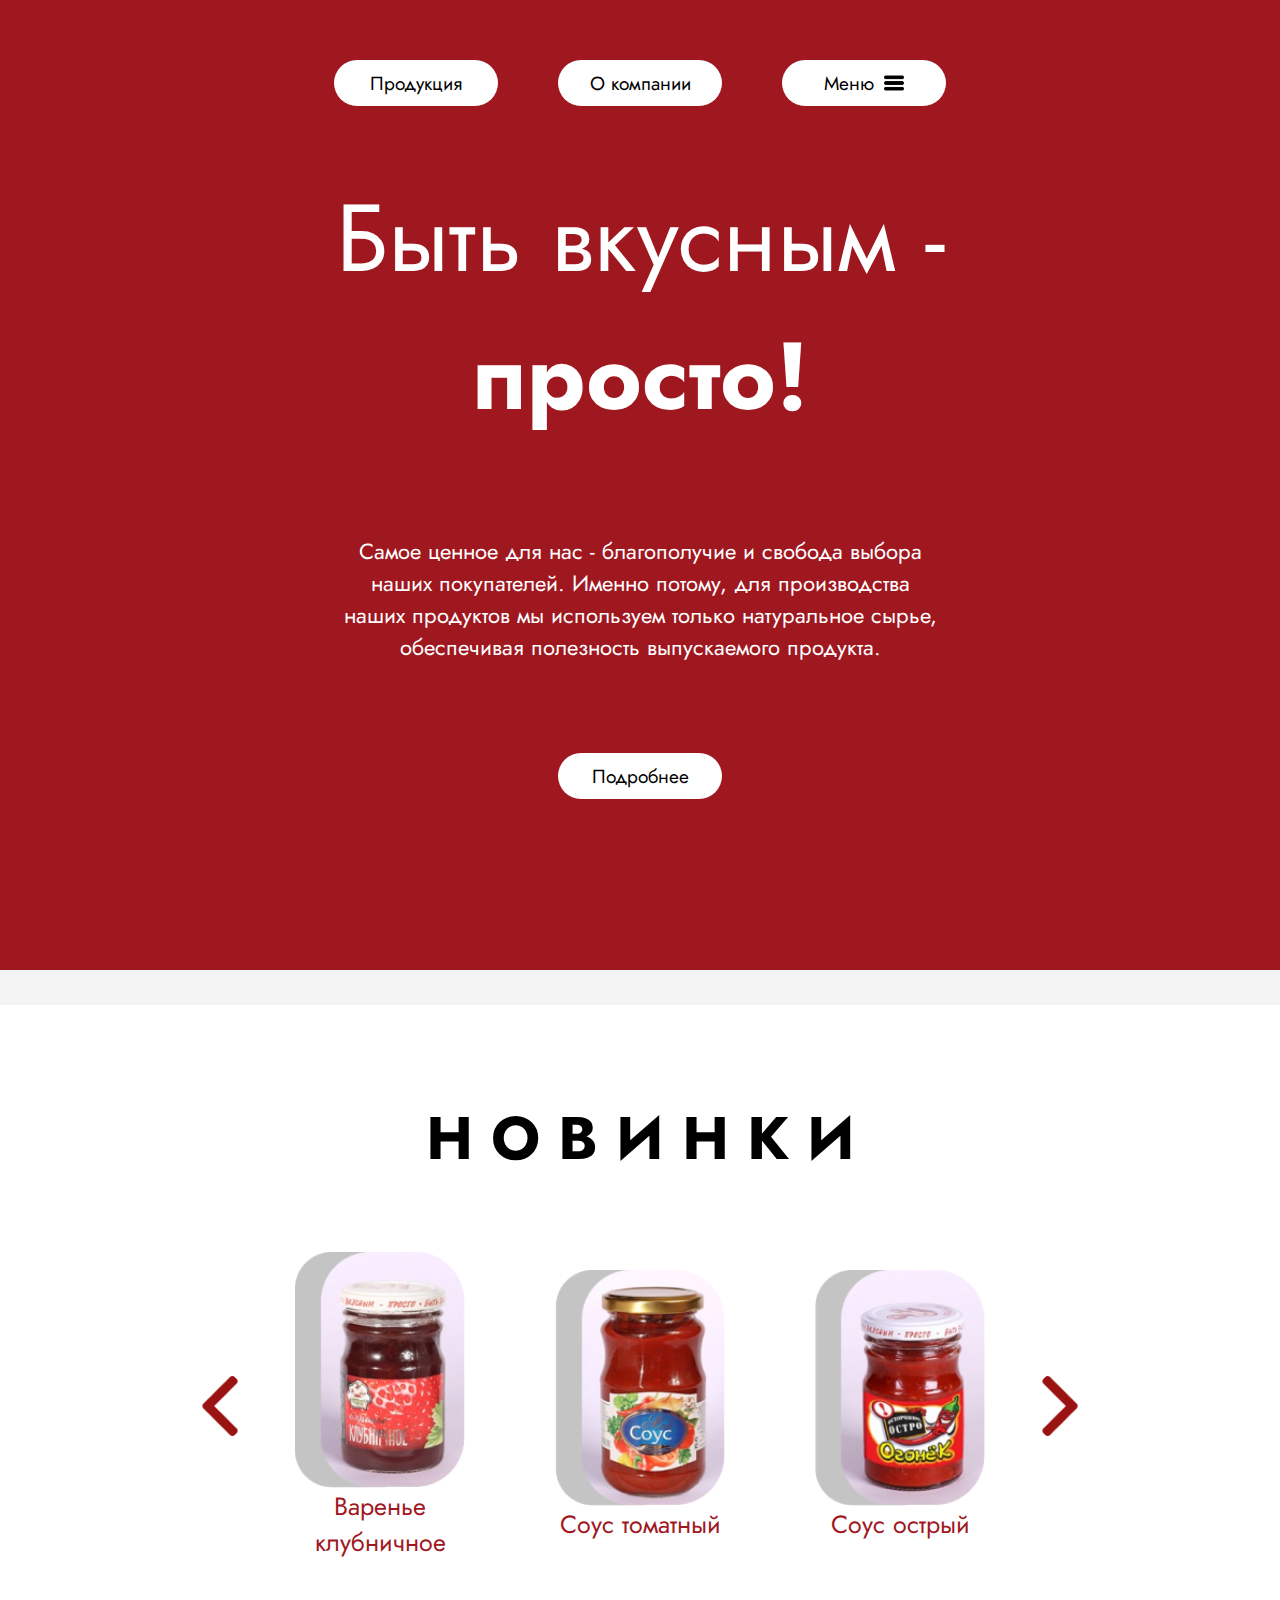
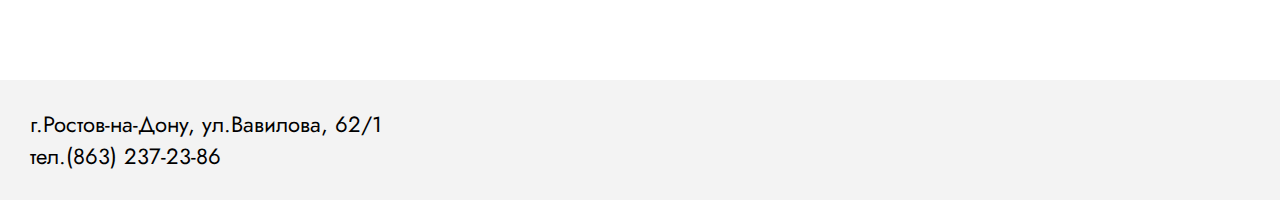
<file: bootstrap/index.html>
<!DOCTYPE html>
<html lang="en">
<head>
    <meta charset="UTF-8">
    <meta http-equiv="X-UA-Compatible" content="IE=edge">
    <meta name="viewport" content="width=device-width, initial-scale=1.0">
    <title>Лаба 9</title>
    <link href="https://cdn.jsdelivr.net/npm/bootstrap@5.0.1/dist/css/bootstrap.min.css" rel="stylesheet" integrity="sha384-+0n0xVW2eSR5OomGNYDnhzAbDsOXxcvSN1TPprVMTNDbiYZCxYbOOl7+AMvyTG2x" crossorigin="anonymous">
    <link rel="stylesheet" href="css/style.css">
</head>
<body>
    <div class="container_1">
        <div class="back"></div>
        <div class="container">
            <div class="row d-flex justify-content-end">
                <div class="col d-flex justify-content-end">
                    <nav>
                        <ul>
                            <li>
                                <a href="slider.html"><div class="btn btn-light">Продукция</div></a>
                            </li>
                            <li>
                                <a href="info.html"><div class="btn btn-light">О компании</div></a>
                            </li>
                            <li>
                                <a href=""><div class="btn btn-light">Меню<img src="images/menu.png" alt=""></div></a>
                            </li>
                        </ul>
                    </nav>
                </div>
            </div>
            <div class="row">
                <div class="col d-flex justify-content-end">
                    <div class="content">
                        <p class="title">Быть вкусным - <br><b>просто!</b></p>
                        <p class="descrip">Самое ценное для нас - благополучие и свобода выбора наших покупателей. Именно потому, для производства наших продуктов мы используем только натуральное сырье, обеспечивая полезность выпускаемого продукта.</p>
                        <a href="#c-2"><div class="btn btn-4">Подробнее</div></a>
                    </div>
                </div>
            </div>
        </div>
        <img src="images/vetka-1.png" alt="" class="vetka-1">
    </div>
    <div id='c-2' class="container_2">
        <div>
            <div class="red"></div>
            <div class="gray"></div>
        </div>
        <div class="container">
            <div class="row">
                <div class="col">
                    <div class="news">
                        <h1>Н О В И Н К И</h1>
                        <div class="slider">
                            <img src="images/arrow_left.png" alt="" class="ar_left">
                            <a href="product.html"><div class="product"><img src="images/prod1.png" alt=""><p>Варенье клубничное</p></div></a>
                            <a href="product.html"><div class="product"><img src="images/prod2.png" alt=""><p>Соус томатный</p></div></a>
                            <a href="product.html"><div class="product"><img src="images/prod3.png" alt=""><p>Соус острый</p></div></a>
                            <img src="images/arrow_right.png" alt="" class="ar_right">
                        </div>
                    </div>
                </div>
            </div>
        </div>
        <div class="footer">
            <p>
                г.Ростов-на-Дону, ул.Вавилова, 62/1
                <br>   
                тел.(863) 237-23-86
            </p>
        </div>
        <img src="images/vetka-2.png" alt="" class="vetka-2">
    </div>
</body>
</html>
</file>
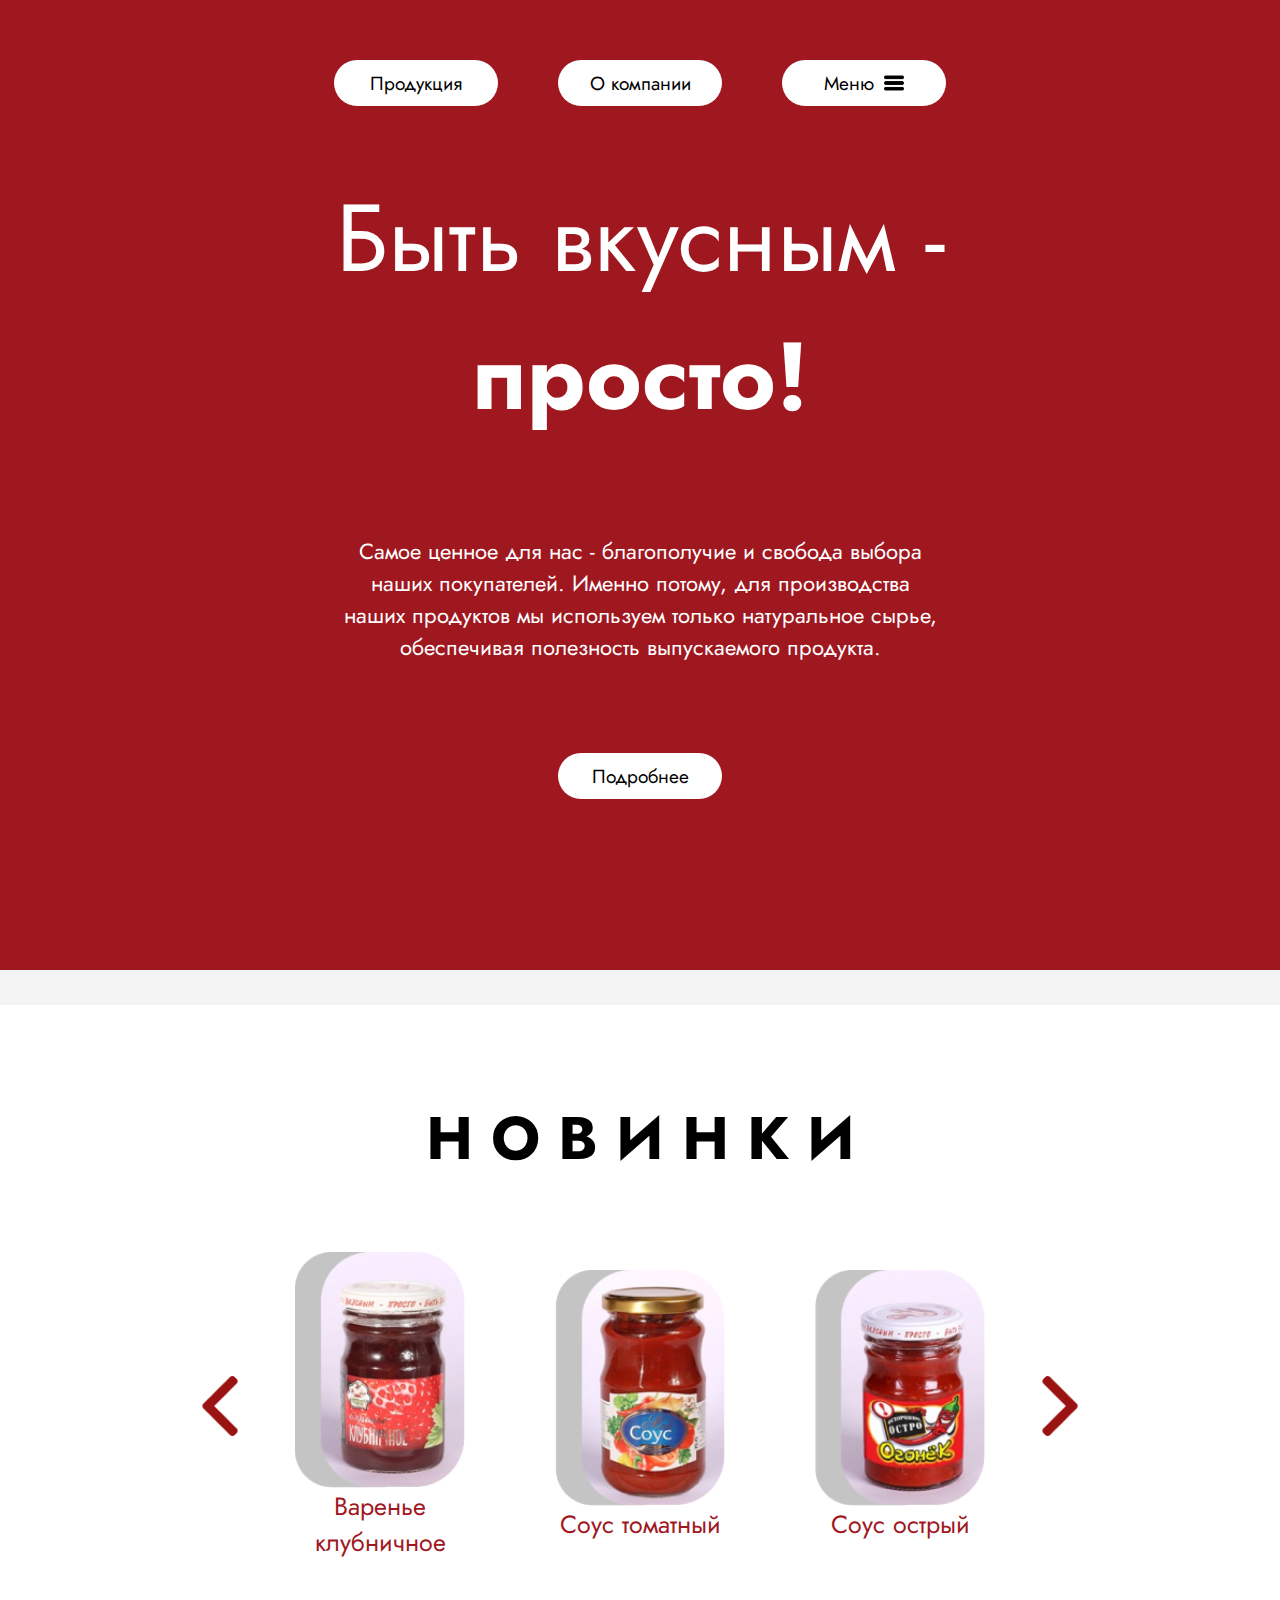
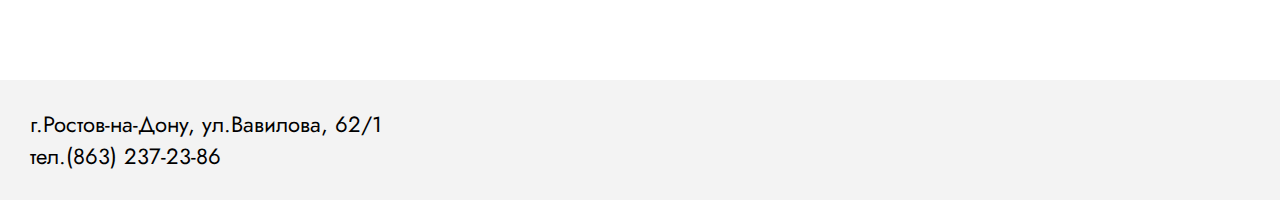
<file: flex/index.html>
<!DOCTYPE html>
<html lang="en">
<head>
    <meta charset="UTF-8">
    <meta http-equiv="X-UA-Compatible" content="IE=edge">
    <meta name="viewport" content="width=device-width, initial-scale=1.0">
    <title>Лаба 9</title>
    <link rel="stylesheet" href="css/style.css">
</head>
<body>
    <div class="container_1">
        <div class="back"></div>
        <nav>
            <ul>
                <li>
                    <a href="slider.html"><div class="btn">Продукция</div></a>
                </li>
                <li>
                    <a href="info.html"><div class="btn">О компании</div></a>
                </li>
                <li>
                    <a href=""><div class="btn">Меню<img src="images/menu.png" alt=""></div></a>
                </li>
            </ul>
        </nav>
        <div class="content">
            <p class="title">Быть вкусным - <br><b>просто!</b></p>
            <p class="descrip">Самое ценное для нас - благополучие и свобода выбора наших покупателей. Именно потому, для производства наших продуктов мы используем только натуральное сырье, обеспечивая полезность выпускаемого продукта.</p>
            <a href="#c-2"><div class="btn btn-4">Подробнее</div></a>
        </div>
        <img src="images/vetka-1.png" alt="" class="vetka-1">
    </div>
    <div id='c-2' class="container_2">
        <div>
            <div class="red"></div>
            <div class="gray"></div>
        </div>
        <div class="news">
            <h1>Н О В И Н К И</h1>
            <div class="slider">
                <img src="images/arrow_left.png" alt="" class="ar_left">
                <a href="product.html"><div class="product"><img src="images/prod1.png" alt=""><p>Варенье клубничное</p></div></a>
                <a href="product.html"><div class="product"><img src="images/prod2.png" alt=""><p>Соус томатный</p></div></a>
                <a href="product.html"><div class="product"><img src="images/prod3.png" alt=""><p>Соус острый</p></div></a>
                <img src="images/arrow_right.png" alt="" class="ar_right">
            </div>
        </div>
        <div class="footer">
            <p>
                г.Ростов-на-Дону, ул.Вавилова, 62/1
                <br>   
                тел.(863) 237-23-86
            </p>
        </div>
        <img src="images/vetka-2.png" alt="" class="vetka-2">
    </div>
</body>
</html>
</file>
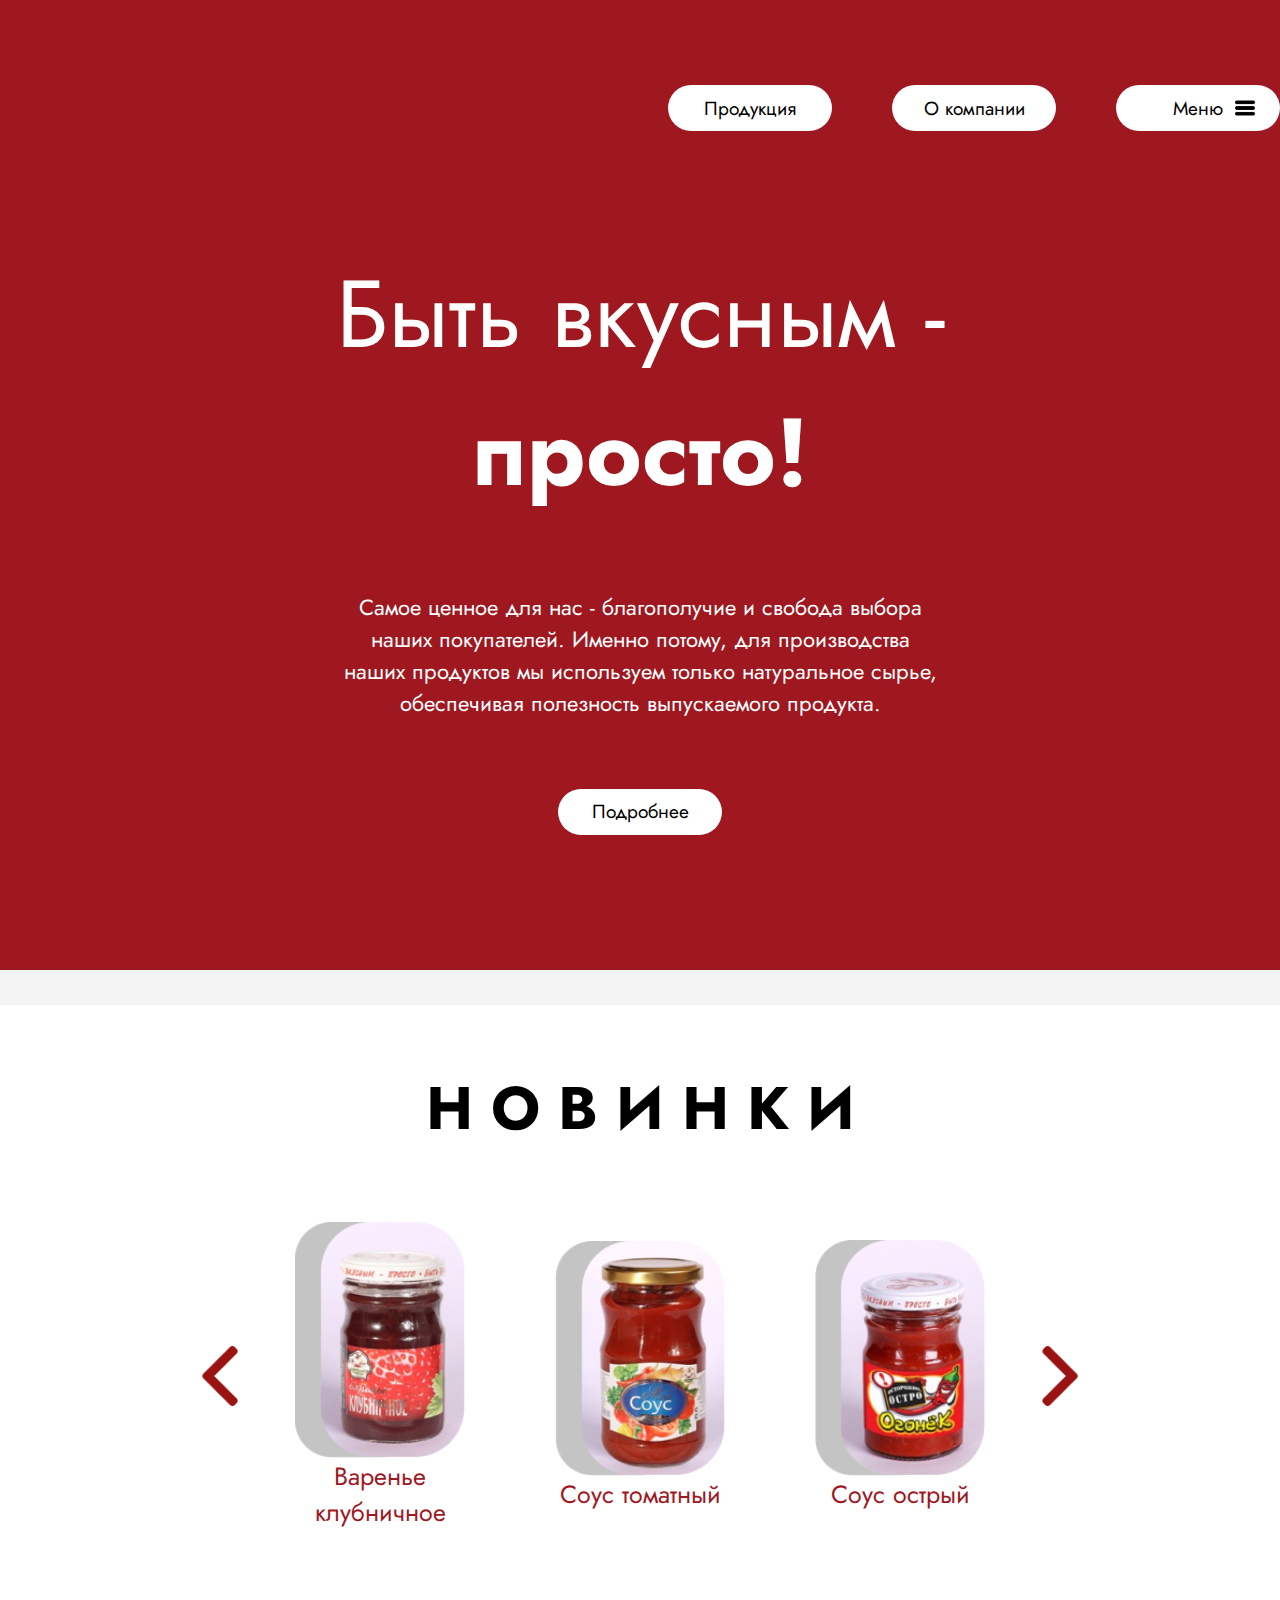
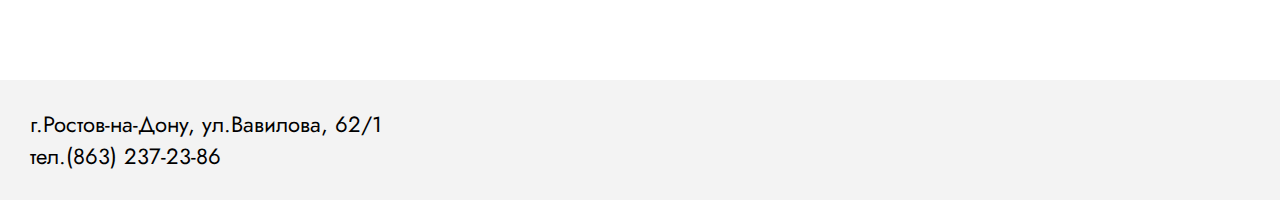
<file: grid/index.html>
<!DOCTYPE html>
<html lang="en">
<head>
    <meta charset="UTF-8">
    <meta http-equiv="X-UA-Compatible" content="IE=edge">
    <meta name="viewport" content="width=device-width, initial-scale=1.0">
    <title>Лаба 9</title>
    <link rel="stylesheet" href="css/style.css">
</head>
<body>
    <div class="container_1">
        <div class="back"></div>
        <nav>
            <ul>
                <li>
                    <a href="slider.html"><div class="btn">Продукция</div></a>
                </li>
                <li>
                    <a href="info.html"><div class="btn">О компании</div></a>
                </li>
                <li>
                    <a href=""><div class="btn two-grid">Меню<img src="images/menu.png" alt="" class="menu"></div></a>
                </li>
            </ul>
        </nav>
        <div class="content">
            <p class="title">Быть вкусным - <br><b>просто!</b></p>
            <p class="descrip">Самое ценное для нас - благополучие и свобода выбора наших покупателей. Именно потому, для производства наших продуктов мы используем только натуральное сырье, обеспечивая полезность выпускаемого продукта.</p>
            <a href="#c-2"><div class="btn btn-4">Подробнее</div></a>
        </div>
        <img src="images/vetka-1.png" alt="" class="vetka-1">
    </div>
    <div id='c-2' class="container_2">
        <div>
            <div class="red"></div>
            <div class="gray"></div>
        </div>
        <div class="news">
            <h1>Н О В И Н К И</h1>
            <div class="slider">
                <img src="images/arrow_left.png" alt="" class="ar_left">
                <a href="product.html"><div class="product"><img src="images/prod1.png" alt=""><p>Варенье клубничное</p></div></a>
                <a href="product.html"><div class="product"><img src="images/prod2.png" alt=""><p>Соус томатный</p></div></a>
                <a href="product.html"><div class="product"><img src="images/prod3.png" alt=""><p>Соус острый</p></div></a>
                <img src="images/arrow_right.png" alt="" class="ar_right">
            </div>
        </div>
        <div class="footer">
            <p>
                г.Ростов-на-Дону, ул.Вавилова, 62/1
                <br>   
                тел.(863) 237-23-86
            </p>
        </div>
        <img src="images/vetka-2.png" alt="" class="vetka-2">
    </div>
</body>
</html>
</file>
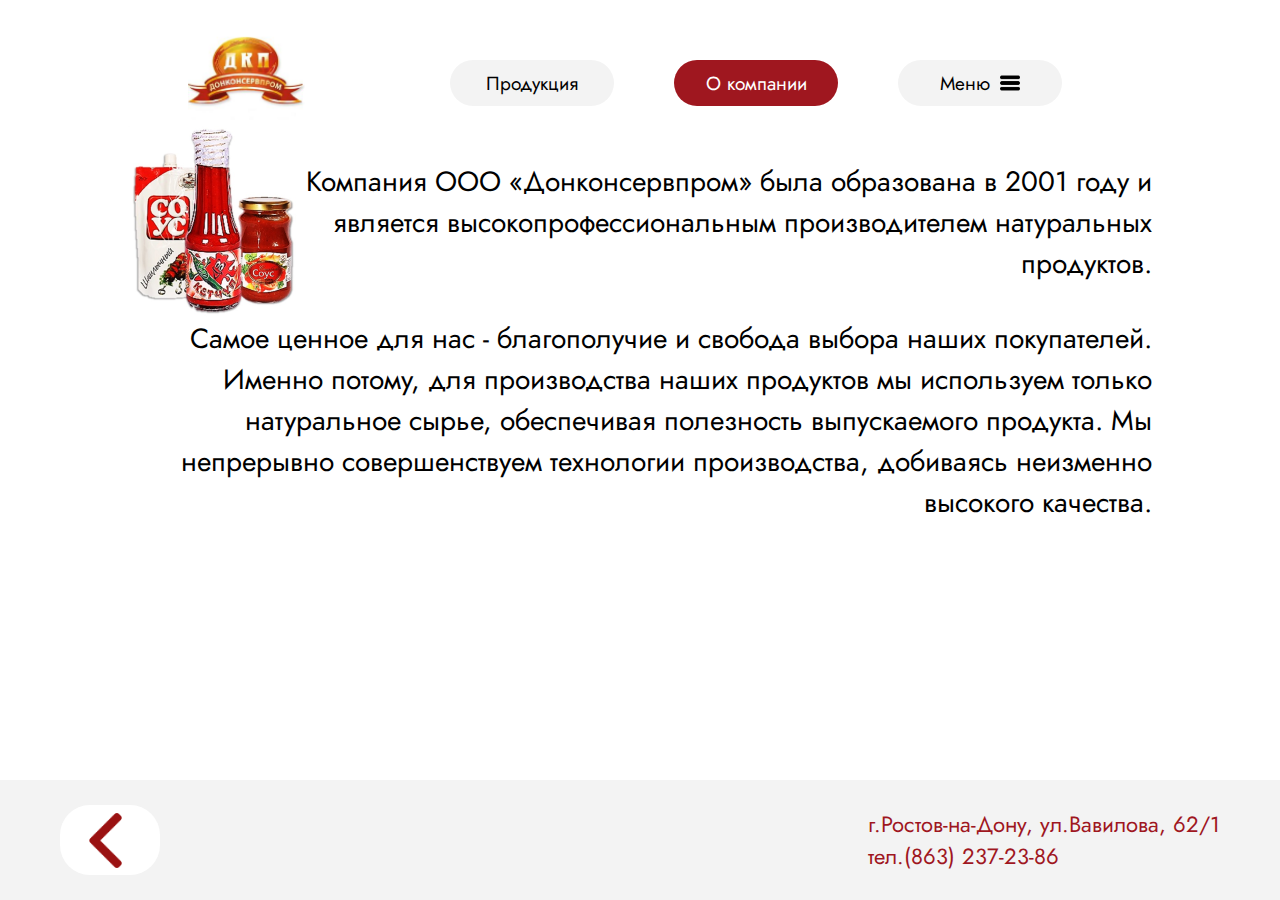
<file: bootstrap/info.html>
<!DOCTYPE html>
<html lang="en">
<head>
    <meta charset="UTF-8">
    <meta http-equiv="X-UA-Compatible" content="IE=edge">
    <meta name="viewport" content="width=device-width, initial-scale=1.0">
    <link href="https://cdn.jsdelivr.net/npm/bootstrap@5.0.1/dist/css/bootstrap.min.css" rel="stylesheet" integrity="sha384-+0n0xVW2eSR5OomGNYDnhzAbDsOXxcvSN1TPprVMTNDbiYZCxYbOOl7+AMvyTG2x" crossorigin="anonymous">
    <link rel="stylesheet" href="css/style.css">
    <link rel="stylesheet" href="css/product.css">
    <link rel="stylesheet" href="css/info.css">
    <title>О компании</title>
</head>
<body>
    <div class="container">
        <div class="row">
            <div class="col">
                <header>
                    <a href="index.html"><img src="images/logo.png" alt=""></a>
                    <nav>
                        <ul>
                            <li>
                                <a href="slider.html">
                                    <div class="btn">Продукция</div>
                                </a>
                            </li>
                            <li>
                                <a href="info.html">
                                    <div class="btn active">О компании</div>
                                </a>
                            </li>
                            <li>
                                <a href="">
                                    <div class="btn">
                                        Меню
                                        <img src="images/menu.png" alt="">
                                    </div>
                                </a>
                            </li>
                        </ul>
                    </nav>
                </header>
            </div>
        </div>
        <div class="row">
            <div class="col">
                <div class="info">
                    <div>
                        <img src="images/18.png" alt="">
                        <p>
                            Компания ООО «Донконсервпром» была образована в 2001 году 
                            и является высокопрофессиональным производителем 
                            натуральных продуктов.
                        </p>
                    </div>
                    <p>
                        Самое ценное для нас - благополучие и свобода выбора наших покупателей. Именно потому, для производства наших продуктов мы используем только натуральное сырье, обеспечивая полезность выпускаемого продукта.
                        Мы непрерывно совершенствуем технологии производства, добиваясь неизменно высокого качества.
                    </p>
                </div>
            </div>
        </div>
    </div>
    <div class="footer">
        <a href="index.html"><span class="white btn"><img src="images/arrow_left.png" alt=""></span></a>
        <p>
            г.Ростов-на-Дону, ул.Вавилова, 62/1
            <br>   
            тел.(863) 237-23-86
        </p>
    </div>
</body>
</html>
</file>
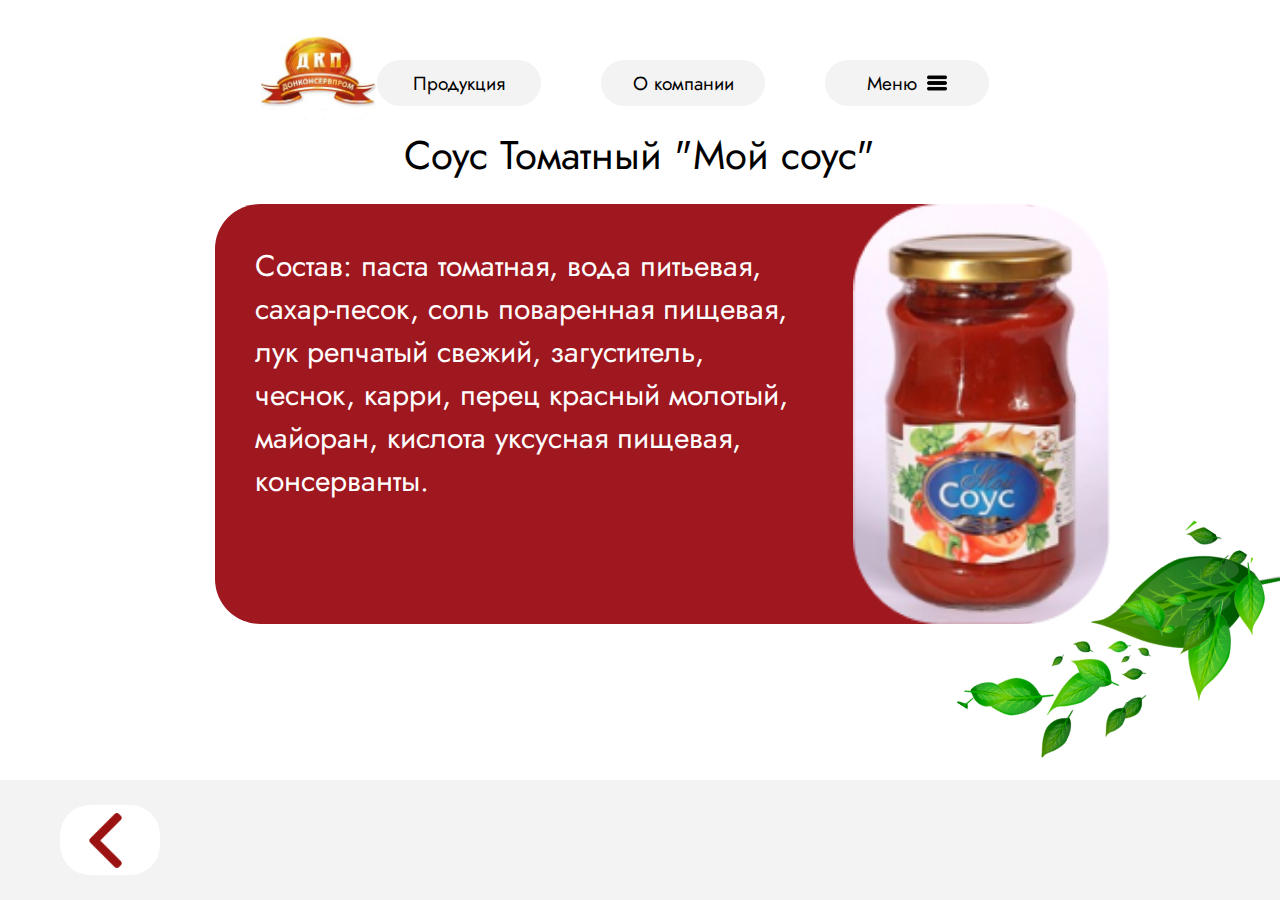
<file: bootstrap/product.html>
<!DOCTYPE html>
<html lang="en">
<head>
    <meta charset="UTF-8">
    <meta http-equiv="X-UA-Compatible" content="IE=edge">
    <meta name="viewport" content="width=device-width, initial-scale=1.0">
    <link rel="stylesheet" href="css/style.css">
    <link rel="stylesheet" href="css/product.css">
    <title>Варенье клубничное</title>
</head>
<body>
    <div class="container">
        <div class="row">
            <div class="col">
                <header>
                    <a href="index.html"><img src="images/logo.png" alt=""></a>
                    <nav>
                        <ul>
                            <li>
                                <a href="slider.html">
                                    <div class="btn">Продукция</div>
                                </a>
                            </li>
                            <li>
                                <a href="info.html">
                                    <div class="btn">О компании</div>
                                </a>
                            </li>
                            <li>
                                <a href="">
                                    <div class="btn">
                                        Меню
                                        <img src="images/menu.png" alt="">
                                    </div>
                                </a>
                            </li>
                        </ul>
                    </nav>
                </header>
            </div>
        </div>
        <div class="row">
            <div class="col">
                <main>
                    <p>Соус Томатный "Мой соус"</p>
                    <div>
                        <p>Состав: паста томатная, вода питьевая, сахар-песок, соль поваренная пищевая, лук репчатый свежий, загуститель, чеснок, карри, перец красный молотый, майоран, кислота уксусная пищевая, консерванты.</p>
                        <img src="images/tomat.png" alt="">
                    </div>
                </main>
            </div>
        </div>
    </div>
    <img class='vetka-prod' src="images/vetka-prod.png" alt="">
    <div class="footer">
        <a href="index.html"><span class="white btn"><img src="images/arrow_left.png" alt=""></span></a>
    </div>
</body>
</html>
</file>
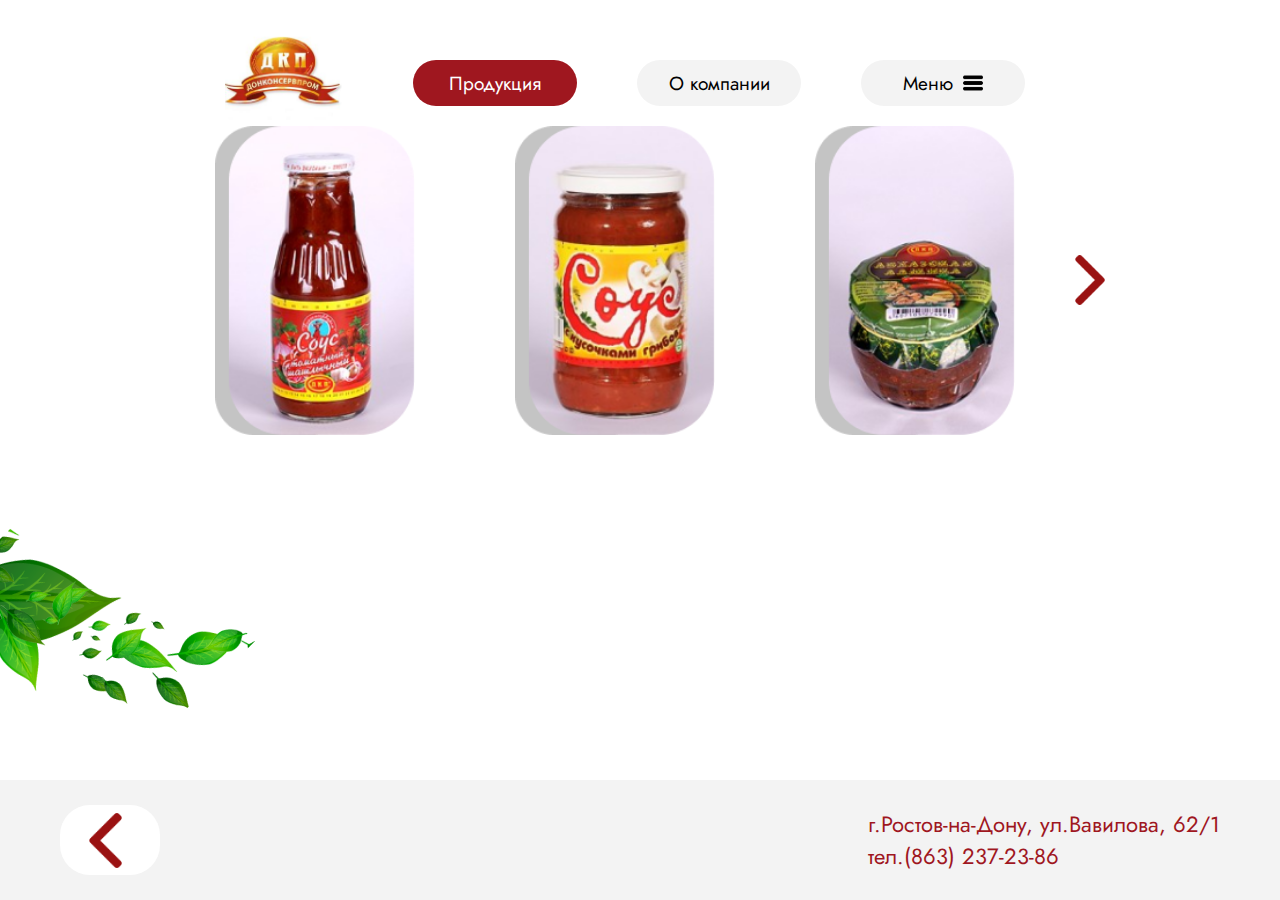
<file: bootstrap/slider.html>
<!DOCTYPE html>
<html lang="en">
<head>
    <meta charset="UTF-8">
    <meta http-equiv="X-UA-Compatible" content="IE=edge">
    <meta name="viewport" content="width=device-width, initial-scale=1.0">
    <link rel="stylesheet" href="css/style.css">
    <link rel="stylesheet" href="css/product.css">
    <link rel="stylesheet" href="css/info.css">
    <link rel="stylesheet" href="css/slider.css">
    <title>Продукция</title>
</head>
<body>
    <div class="container">
        <div class="row">
            <div class="col">
                <header>
                    <a href="index.html"><img src="images/logo.png" alt=""></a>
                    <nav>
                        <ul>
                            <li>
                                <a href="slider.html">
                                    <div class="btn active">Продукция</div>
                                </a>
                            </li>
                            <li>
                                <a href="info.html">
                                    <div class="btn">О компании</div>
                                </a>
                            </li>
                            <li>
                                <a href="">
                                    <div class="btn">
                                        Меню
                                        <img src="images/menu.png" alt="">
                                    </div>
                                </a>
                            </li>
                        </ul>
                    </nav>
                </header>
            </div>
        </div>
        <div class="row">
            <div class="col">
                <div class="slider">
                    <a href=""><div class="s"><img src="images/slide1.png" alt=""></div></a>
                    <a href=""><div class="s"><img src="images/slide2.png" alt=""></div></a>
                    <a href=""><div class="s"><img src="images/slide3.png" alt=""></div></a>
                    <a href=""><div class="s"><img src="images/slide4.png" alt=""></div></a>
                    <a href=""><div class="s"><img src="images/slide5.png" alt=""></div></a>
                    <img src="images/arrow_right.png" alt="">
                </div>
            </div>
        </div>
    </div>
    <img class='vetka-slider' src="images/17.png" alt="">
    <div class="footer">
        <a href="index.html"><span class="white btn"><img src="images/arrow_left.png" alt=""></span></a>
        <p>
            г.Ростов-на-Дону, ул.Вавилова, 62/1
            <br>   
            тел.(863) 237-23-86
        </p>
    </div>
</body>
</html>
</file>
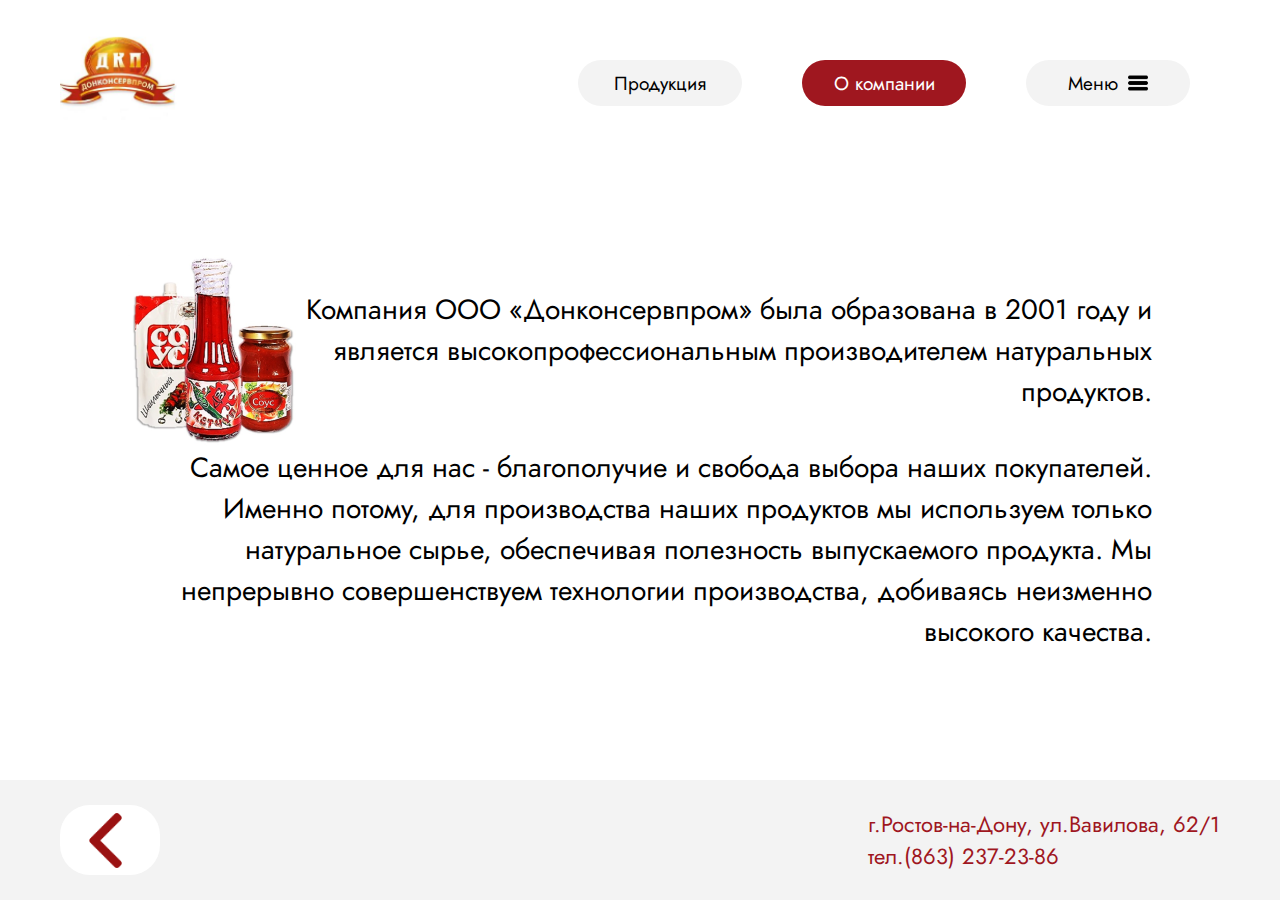
<file: flex/info.html>
<!DOCTYPE html>
<html lang="en">
<head>
    <meta charset="UTF-8">
    <meta http-equiv="X-UA-Compatible" content="IE=edge">
    <meta name="viewport" content="width=device-width, initial-scale=1.0">
    <link rel="stylesheet" href="css/style.css">
    <link rel="stylesheet" href="css/product.css">
    <link rel="stylesheet" href="css/info.css">
    <title>О компании</title>
</head>
<body>
    <header>
        <a href="index.html"><img src="images/logo.png" alt=""></a>
        <nav>
            <ul>
                <li>
                    <a href="slider.html">
                        <div class="btn">Продукция</div>
                    </a>
                </li>
                <li>
                    <a href="info.html">
                        <div class="btn active">О компании</div>
                    </a>
                </li>
                <li>
                    <a href="">
                        <div class="btn">
                            Меню
                            <img src="images/menu.png" alt="">
                        </div>
                    </a>
                </li>
            </ul>
        </nav>
    </header>
    <div class="info">
        <div>
            <img src="images/18.png" alt="">
            <p>
                Компания ООО «Донконсервпром» была образована в 2001 году 
                и является высокопрофессиональным производителем 
                натуральных продуктов.
            </p>
        </div>
        <p>
            Самое ценное для нас - благополучие и свобода выбора наших покупателей. Именно потому, для производства наших продуктов мы используем только натуральное сырье, обеспечивая полезность выпускаемого продукта.
            Мы непрерывно совершенствуем технологии производства, добиваясь неизменно высокого качества.
        </p>
    </div>
    <div class="footer">
        <a href="index.html"><span class="white btn"><img src="images/arrow_left.png" alt=""></span></a>
        <p>
            г.Ростов-на-Дону, ул.Вавилова, 62/1
            <br>   
            тел.(863) 237-23-86
        </p>
    </div>
</body>
</html>
</file>
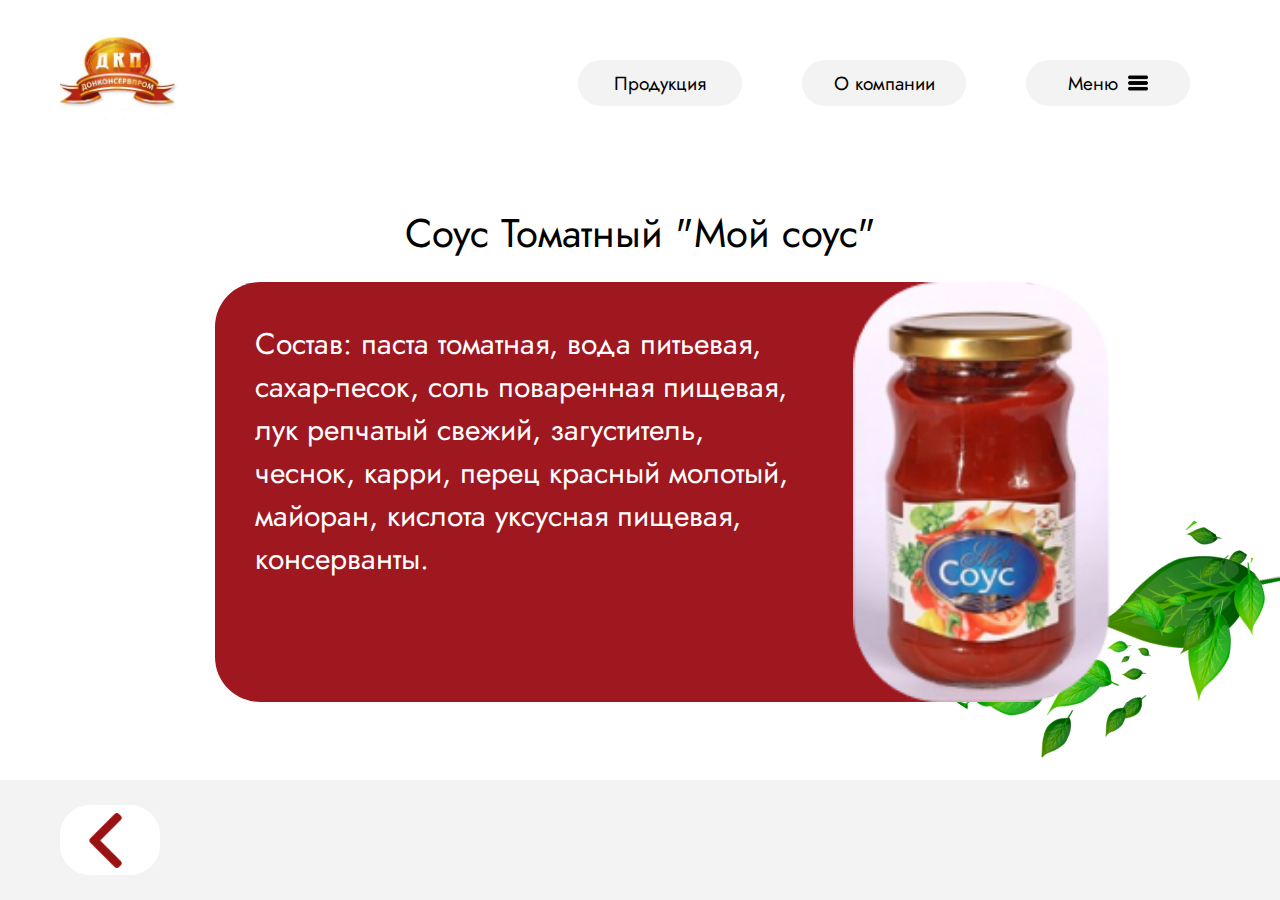
<file: flex/product.html>
<!DOCTYPE html>
<html lang="en">
<head>
    <meta charset="UTF-8">
    <meta http-equiv="X-UA-Compatible" content="IE=edge">
    <meta name="viewport" content="width=device-width, initial-scale=1.0">
    <link rel="stylesheet" href="css/style.css">
    <link rel="stylesheet" href="css/product.css">
    <title>Варенье клубничное</title>
</head>
<body>
    <header>
        <a href="index.html"><img src="images/logo.png" alt=""></a>
        <nav>
            <ul>
                <li>
                    <a href="slider.html">
                        <div class="btn">Продукция</div>
                    </a>
                </li>
                <li>
                    <a href="info.html">
                        <div class="btn">О компании</div>
                    </a>
                </li>
                <li>
                    <a href="">
                        <div class="btn">
                            Меню
                            <img src="images/menu.png" alt="">
                        </div>
                    </a>
                </li>
            </ul>
        </nav>
    </header>
    <main>
        <p>Соус Томатный "Мой соус"</p>
        <div>
            <p>Состав: паста томатная, вода питьевая, сахар-песок, соль поваренная пищевая, лук репчатый свежий, загуститель, чеснок, карри, перец красный молотый, майоран, кислота уксусная пищевая, консерванты.</p>
            <img src="images/tomat.png" alt="">
        </div>
    </main>
    <img class='vetka-prod' src="images/vetka-prod.png" alt="">
    <div class="footer">
        <a href="index.html"><span class="white btn"><img src="images/arrow_left.png" alt=""></span></a>
    </div>
</body>
</html>
</file>
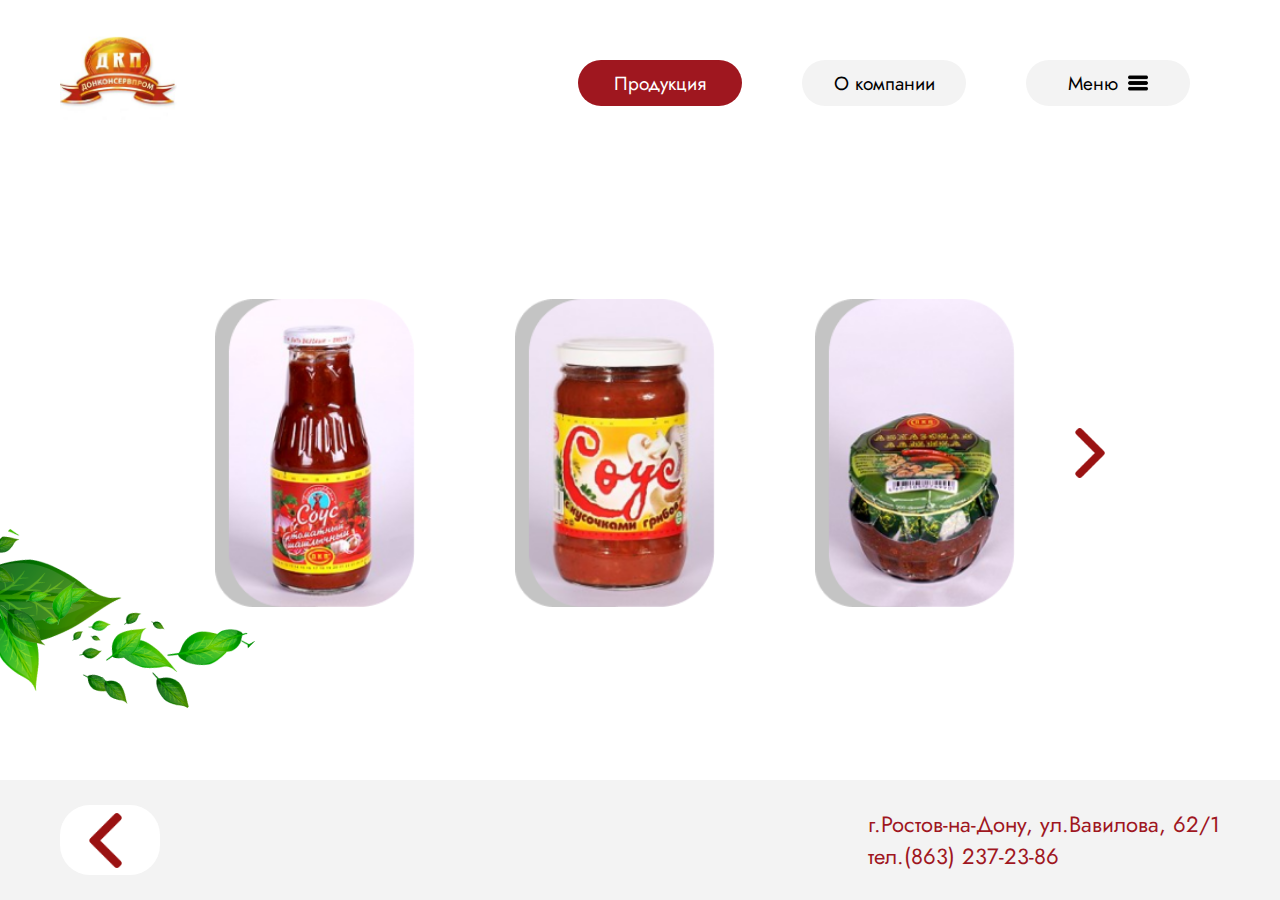
<file: flex/slider.html>
<!DOCTYPE html>
<html lang="en">
<head>
    <meta charset="UTF-8">
    <meta http-equiv="X-UA-Compatible" content="IE=edge">
    <meta name="viewport" content="width=device-width, initial-scale=1.0">
    <link rel="stylesheet" href="css/style.css">
    <link rel="stylesheet" href="css/product.css">
    <link rel="stylesheet" href="css/info.css">
    <link rel="stylesheet" href="css/slider.css">
    <title>Продукция</title>
</head>
<body>
    <header>
        <a href="index.html"><img src="images/logo.png" alt=""></a>
        <nav>
            <ul>
                <li>
                    <a href="slider.html">
                        <div class="btn active">Продукция</div>
                    </a>
                </li>
                <li>
                    <a href="info.html">
                        <div class="btn">О компании</div>
                    </a>
                </li>
                <li>
                    <a href="">
                        <div class="btn">
                            Меню
                            <img src="images/menu.png" alt="">
                        </div>
                    </a>
                </li>
            </ul>
        </nav>
    </header>
    <div class="slider">
        <a href=""><div class="s"><img src="images/slide1.png" alt=""></div></a>
        <a href=""><div class="s"><img src="images/slide2.png" alt=""></div></a>
        <a href=""><div class="s"><img src="images/slide3.png" alt=""></div></a>
        <a href=""><div class="s"><img src="images/slide4.png" alt=""></div></a>
        <a href=""><div class="s"><img src="images/slide5.png" alt=""></div></a>
        <img src="images/arrow_right.png" alt="">
    </div>
    <img class='vetka-slider' src="images/17.png" alt="">
    <div class="footer">
        <a href="index.html"><span class="white btn"><img src="images/arrow_left.png" alt=""></span></a>
        <p>
            г.Ростов-на-Дону, ул.Вавилова, 62/1
            <br>   
            тел.(863) 237-23-86
        </p>
    </div>
</body>
</html>
</file>
<file: bootstrap/css/style.css>
@import url('https://fonts.googleapis.com/css2?family=Jost&display=swap');

* {
    margin: 0;
    padding: 0;
    font-family: 'Jost', sans-serif;
}

body {
    position: relative;
    background: #9F171F;
}

a {
    text-decoration: none;
    color: #000;
}

ul {
    list-style-type: none;
}
.btn {
    height: 46px;
    width: 164px;
    background: #fff;
    border-radius: 30px;
    display: flex;
    justify-content: center;
    align-items: center;
    font-size: 19px;
}

.btn img {
    height: 20px;
    margin-left: 10px;
}

.btn:hover {
    background: rgb(63, 145, 212);
    color: white;
    box-shadow: #fff 0 0 10px;
}

.footer {
    height: 120px;
    width: 100%;
    background: #F3F3F3;
    display: flex;
    align-items: center;
}

.footer p {
    font-size: 22px;
    margin-left: 30px;
    z-index: 20;
}

.container_1 {
    position: relative;
    height: 100vh;
    display: flex;
    align-items: flex-end;
    flex-direction: column;

}

.back {
    position: absolute;
    min-height: 750px;
    min-width: 1300px;
    background: url("../images/back.png");
    background-size: cover;
    background-position: center;
    left: 4%;
    top: 5%;
    z-index: 0;
}

nav { 
    justify-self: end;
    margin-top: 60px;
    margin-right: 120px;
    z-index: 100;
}

nav ul {
    display: flex;
    list-style-type: none;
}

nav li {
    margin: 0 30px;
}

nav li:last-child {
    margin-right: 0px;
}

nav li:first-child {
    margin-left: 0px;
    background-size: cover;
}

.title {
    display: block;
    color: white;
    font-size: 95px;
    text-align: right;
}

.descrip {
    color: white;
    width: 600px;
    font-size: 22px;
    text-align: right;
}

.content {
    display: flex;
    flex-direction: column;
    justify-content: space-between;
    align-items: flex-end;
    margin-right: 120px;
    height: 70vh;
    margin-top: 7vh;
    z-index: 100;
}

.container_2 {
    position: relative;
    height: 100vh;
    background: #fff;
    display: flex;
    flex-direction: column;
    justify-content: space-between;
}

.red {
    content:"";
    height: 70px;
    width: 100%;
    background: #9F171F;
}

.gray {
    content: "";
    height: 35px;
    width: 100%;
    background: #F3F3F3;
}

.news {
    display: flex;
    flex-direction: column;
    box-sizing: border-box;
    margin-left: 60px;
    z-index: 20;
}

.news h1{
    font-size: 85px;
    margin-left: 250px;
    margin-bottom: 40px;
}

.slider > img {
    height: 80px;
}

.slider {
    display: flex;
    align-items: center;

}

.product {
    margin: 0 50px;
    display: flex;
    flex-direction: column;
    align-items: center;
}

.product img {
    width: 215px;
}

.product p {
    color: #9F171F;
    font-size: 32px;
    width: 200px;
    text-align: center;
}

.vetka-1 {
    height: 90vh;
    position: absolute;
    bottom: 0;
    right: 18vw;
}

.vetka-2 {
    height: 100vh;
    position: absolute;
    bottom: 0;
    right: 8vw;
}

@media screen and (max-width: 1550px) {
    .back {
        min-height: 600px;
        min-width: 1000px;
    }

    .product img {
        width: 190px;
    }
}

@media screen and (max-width: 1400px) {
    .back {
        min-height: 500px;
        min-width: 900px;
    }
}

@media screen and (max-width: 1300px) {
    .back {
        display: none;
    }

    .container_1 {
        align-items: center;
    }

    .content {
        margin-right: 0;
        align-items: center;
    }

    .title, .descrip{
        text-align: center;
    }

    nav {
        margin-right: 0;
        margin-left: 0;
    }

    .vetka-1, .vetka-2{
        display: none;
    }

    .news h1 {
        margin-left: 0;
        font-size: 60px;
    }

    .product {
        margin: 30px;
    }

    .product img {
        width: 170px;
    }
    .news {
        margin-left: 0;
        align-items: center;
    }
    .product p {
        font-size: 25px;
    }

    .slider > img {
        height: 60px;
    }
}

@media screen and (max-width: 1000px) {
    .news a:nth-child(3) {
        display: none;
    }
}

@media screen and (max-width: 700px) {
    .footer p {
        font-size: 17px;
    }
    .title {
        font-size: 70px;
    }

    .descrip {
        width: 500px;
        font-size: 20px;
    }

    .btn {
        width: 150px;
        height: 40px;
        font-size: 17px;
    }
    
    .container_1 ul li {
        margin: 20px;
    }
    
    .content {
        margin-top: 20px;
    }

    .product {
        margin: 10px;
    }

    .news a:nth-child(2) {
        display: none;
    }

    .news h1 {
        font-size: 45px;
    }
}

@media screen and (max-width: 550px) {
    nav {
        margin-top: 30px;
    }
    .container_1 ul li {
        margin: 5px;
    }
    .btn {
        height: 30px;
        width: 105px;
        font-size: 15px;
    }
    .title {
        font-size: 50px;
    }

    .descrip {
        width: 300px;
        font-size: 20px;
    }
}
</file>
<file: flex/css/style.css>
@import url('https://fonts.googleapis.com/css2?family=Jost&display=swap');

* {
    margin: 0;
    padding: 0;
    font-family: 'Jost', sans-serif;
}

body {
    position: relative;
    background: #9F171F;
}

a {
    text-decoration: none;
    color: #000;
}

ul {
    list-style-type: none;
}
.btn {
    height: 46px;
    width: 164px;
    background: #fff;
    border-radius: 30px;
    display: flex;
    justify-content: center;
    align-items: center;
    font-size: 19px;
}

.btn img {
    height: 20px;
    margin-left: 10px;
}

.btn:hover {
    background: rgb(63, 145, 212);
    color: white;
    box-shadow: #fff 0 0 10px;
}

.footer {
    height: 120px;
    width: 100%;
    background: #F3F3F3;
    display: flex;
    align-items: center;
}

.footer p {
    font-size: 22px;
    margin-left: 30px;
    z-index: 20;
}

.container_1 {
    position: relative;
    height: 100vh;
    display: flex;
    align-items: flex-end;
    flex-direction: column;

}

.back {
    position: absolute;
    min-height: 750px;
    min-width: 1300px;
    background: url("../images/back.png");
    background-size: cover;
    background-position: center;
    left: 4%;
    top: 5%;
    z-index: 0;
}

nav { 
    justify-self: end;
    margin-top: 60px;
    margin-right: 120px;
    z-index: 100;
}

nav ul {
    display: flex;
    list-style-type: none;
}

nav li {
    margin: 0 30px;
}

nav li:last-child {
    margin-right: 0px;
}

nav li:first-child {
    margin-left: 0px;
    background-size: cover;
}

.title {
    display: block;
    color: white;
    font-size: 95px;
    text-align: right;
}

.descrip {
    color: white;
    width: 600px;
    font-size: 22px;
    text-align: right;
}

.content {
    display: flex;
    flex-direction: column;
    justify-content: space-between;
    align-items: flex-end;
    margin-right: 120px;
    height: 70vh;
    margin-top: 7vh;
    z-index: 100;
}

.container_2 {
    position: relative;
    height: 100vh;
    background: #fff;
    display: flex;
    flex-direction: column;
    justify-content: space-between;
}

.red {
    content:"";
    height: 70px;
    width: 100%;
    background: #9F171F;
}

.gray {
    content: "";
    height: 35px;
    width: 100%;
    background: #F3F3F3;
}

.news {
    display: flex;
    flex-direction: column;
    box-sizing: border-box;
    margin-left: 60px;
    z-index: 20;
}

.news h1{
    font-size: 85px;
    margin-left: 250px;
    margin-bottom: 40px;
}

.slider > img {
    height: 80px;
}

.slider {
    display: flex;
    align-items: center;

}

.product {
    margin: 0 50px;
    display: flex;
    flex-direction: column;
    align-items: center;
}

.product img {
    width: 215px;
}

.product p {
    color: #9F171F;
    font-size: 32px;
    width: 200px;
    text-align: center;
}

.vetka-1 {
    height: 90vh;
    position: absolute;
    bottom: 0;
    right: 18vw;
}

.vetka-2 {
    height: 100vh;
    position: absolute;
    bottom: 0;
    right: 8vw;
}

@media screen and (max-width: 1550px) {
    .back {
        min-height: 600px;
        min-width: 1000px;
    }

    .product img {
        width: 190px;
    }
}

@media screen and (max-width: 1400px) {
    .back {
        min-height: 500px;
        min-width: 900px;
    }
}

@media screen and (max-width: 1300px) {
    .back {
        display: none;
    }

    .container_1 {
        align-items: center;
    }

    .content {
        margin-right: 0;
        align-items: center;
    }

    .title, .descrip{
        text-align: center;
    }

    nav {
        margin-right: 0;
        margin-left: 0;
    }

    .vetka-1, .vetka-2{
        display: none;
    }

    .news h1 {
        margin-left: 0;
        font-size: 60px;
    }

    .product {
        margin: 30px;
    }

    .product img {
        width: 170px;
    }
    .news {
        margin-left: 0;
        align-items: center;
    }
    .product p {
        font-size: 25px;
    }

    .slider > img {
        height: 60px;
    }
}

@media screen and (max-width: 1000px) {
    .news a:nth-child(3) {
        display: none;
    }
}

@media screen and (max-width: 700px) {
    .footer p {
        font-size: 17px;
    }
    .title {
        font-size: 70px;
    }

    .descrip {
        width: 500px;
        font-size: 20px;
    }

    .btn {
        width: 150px;
        height: 40px;
        font-size: 17px;
    }
    
    .container_1 ul li {
        margin: 20px;
    }
    
    .content {
        margin-top: 20px;
    }

    .product {
        margin: 10px;
    }

    .news a:nth-child(2) {
        display: none;
    }

    .news h1 {
        font-size: 45px;
    }
}

@media screen and (max-width: 550px) {
    nav {
        margin-top: 30px;
    }
    .container_1 ul li {
        margin: 5px;
    }
    .btn {
        height: 30px;
        width: 105px;
        font-size: 15px;
    }
    .title {
        font-size: 50px;
    }

    .descrip {
        width: 300px;
        font-size: 20px;
    }
}
</file>
<file: grid/css/style.css>
@import url('https://fonts.googleapis.com/css2?family=Jost&display=swap');

* {
    margin: 0;
    padding: 0;
    font-family: 'Jost', sans-serif;
}

body {
    position: relative;
    background: #9F171F;
}

a {
    text-decoration: none;
    color: #000;
}

ul {
    list-style-type: none;
}
.btn {
    position: relative;
    height: 46px;
    width: 164px;
    background: #fff;
    border-radius: 30px;
    display: grid;
    justify-content: center;
    align-items: center;
    font-size: 19px;
}

.menu {
    position: absolute;
    grid-row: 1;
    right: 25px;
}

.btn img {
    height: 20px;
    margin-left: 10px;
}

.btn:hover {
    background: rgb(63, 145, 212);
    color: white;
    box-shadow: #fff 0 0 10px;
}

.footer {
    height: 120px;
    width: 100%;
    background: #F3F3F3;
    display: grid;
    align-items: center;
    align-self: end;
}

.footer p {
    font-size: 22px;
    margin-left: 30px;
    z-index: 20;
}

.container_1 {
    position: relative;
    height: 100vh;
    display: grid;
    align-items: end;
    flex-direction: column;

}

.back {
    position: absolute;
    min-height: 750px;
    min-width: 1300px;
    background: url("../images/back.png");
    background-size: cover;
    background-position: center;
    left: 4%;
    top: 5%;
    z-index: 0;
}

nav { 
    justify-self: end;
    margin-top: 60px;
    margin-right: 120px;
    z-index: 100;
}

nav ul {
    display: flex;
    list-style-type: none;
}

nav li {
    margin: 0 30px;
}

nav li:last-child {
    margin-right: 0px;
}

nav li:first-child {
    margin-left: 0px;
    background-size: cover;
}

.title {
    display: block;
    color: white;
    font-size: 95px;
    text-align: right;
}

.descrip {
    color: white;
    width: 600px;
    font-size: 22px;
    text-align: right;
}

.content {
    display: flex;
    flex-direction: column;
    justify-content: space-between;
    align-items: flex-end;
    margin-right: 120px;
    height: 70vh;
    margin-top: 7vh;
    z-index: 100;
}

.container_2 {
    position: relative;
    height: 100vh;
    background: #fff;
    display: grid;
}

.red {
    content:"";
    height: 70px;
    width: 100%;
    background: #9F171F;
}

.gray {
    content: "";
    height: 35px;
    width: 100%;
    background: #F3F3F3;
}

.news {
    display: flex;
    flex-direction: column;
    box-sizing: border-box;
    margin-left: 60px;
    z-index: 20;
}

.news h1{
    font-size: 85px;
    margin-left: 250px;
    margin-bottom: 40px;
}

.slider > img {
    height: 80px;
}

.slider {
    display: flex;
    align-items: center;

}

.product {
    margin: 0 50px;
    display: flex;
    flex-direction: column;
    align-items: center;
}

.product img {
    width: 215px;
}

.product p {
    color: #9F171F;
    font-size: 32px;
    width: 200px;
    text-align: center;
}

.vetka-1 {
    height: 90vh;
    position: absolute;
    bottom: 0;
    right: 18vw;
}

.vetka-2 {
    height: 100vh;
    position: absolute;
    bottom: 0;
    right: 8vw;
}
.btn-4 {
    margin-bottom: 40px;
}

@media screen and (max-width: 1550px) {
    .back {
        min-height: 600px;
        min-width: 1000px;
    }

    .product img {
        width: 190px;
    }
}

@media screen and (max-width: 1400px) {
    .back {
        min-height: 500px;
        min-width: 900px;
    }
}

@media screen and (max-width: 1300px) {
    .back {
        display: none;
    }

    .container_1 {
        align-items: center;
    }

    .content {
        margin-right: 0;
        align-items: center;
    }

    .title, .descrip{
        text-align: center;
    }

    nav {
        margin-right: 0;
        margin-left: 0;
    }

    .vetka-1, .vetka-2{
        display: none;
    }

    .news h1 {
        margin-left: 0;
        font-size: 60px;
    }

    .product {
        margin: 30px;
    }

    .product img {
        width: 170px;
    }
    .news {
        margin-left: 0;
        align-items: center;
    }
    .product p {
        font-size: 25px;
    }

    .slider > img {
        height: 60px;
    }
}

@media screen and (max-width: 1000px) {
    .news a:nth-child(3) {
        display: none;
    }
}

@media screen and (max-width: 700px) {
    .footer p {
        font-size: 17px;
    }
    .title {
        font-size: 70px;
    }

    .descrip {
        width: 500px;
        font-size: 20px;
    }

    .btn {
        width: 150px;
        height: 40px;
        font-size: 17px;
    }
    
    .container_1 ul li {
        margin: 20px;
    }
    
    .content {
        margin-top: 20px;
    }

    .product {
        margin: 10px;
    }

    .news a:nth-child(2) {
        display: none;
    }

    .news h1 {
        font-size: 45px;
    }
}

@media screen and (max-width: 550px) {
    nav {
        margin-top: 30px;
    }
    .container_1 ul li {
        margin: 5px;
    }
    .btn {
        height: 30px;
        width: 105px;
        font-size: 15px;
    }
    .title {
        font-size: 50px;
    }

    .descrip {
        width: 300px;
        font-size: 20px;
    }
}
</file>
<file: bootstrap/css/product.css>
body {
    height: 100vh;
    display: flex;
    flex-direction: column;
    justify-content: space-between;
    align-items: center;
    background: white;
}

.btn {
    background: #F3F3F3;
}
.btn:hover {
    box-shadow: black 0 0 10px;
}

header {
    width: 100%;
    display: flex;
    justify-content: space-between;
}

header > a > img {
    height: 90px;
    margin-left: 60px;
    margin-top: 30px;
}

header ul {
    display: flex;
    margin-right: 60px;
}

header li {
    margin: 0 30px;
}

header li:last-child {
    margin-right: 0;
}

main {
    display: flex;
    flex-direction: column;
    align-items: center;
    z-index: 100;
}

nav {
    margin-right: 30px;
    justify-content: flex-end;
}
nav ul {
    justify-content: flex-end;
}

main > p {
    font-size: 40px;
    margin-bottom: 20px;
}

main div {
    position: relative;
    height: 420px;
    width: 850px;
    background: #9F171F;
    border-radius: 45px;
}

main img {
    position: absolute;
    height: 420px;
    top: 0;
    right: -45px;
}

main div p {
    width: 550px;
    color: #fff;
    font-size: 30px;
    padding-top: 40px;
    margin-left: 40px;
}

.footer {
    justify-content: space-between;
}

.footer a {
    margin-left: 60px;
}

.footer p {
    margin-right: 60px;
    color: #9F171F;
    z-index: 100;
}

.white{
    background: white;
    width: 100px;
    height: 70px;
    z-index: 100;
    display: flex;
    justify-content: center;
    align-items: center;
}

.footer img {
    height: 55px;
    margin-left: -10px;
}

.vetka-prod {
    position: absolute;
    right: 0;
    bottom: 120px;
    z-index: 10;
}
@media screen and (max-height: 800px) {
    main > p {
        font-size: 30px;
    }

    main div {
        height: 350px;
        width: 600px;
        border-radius: 40px;
    }
    
    main img {
        height: 350px;
    }
    
    main div p {
        width: 400px;
        font-size: 25px;
    }
}
@media screen and (max-width: 900px) {

    li {
        margin: 0 15px;
    }

    li:last-child {
        margin-right: 0;
    }

    .btn:not(.white){
        height: 40px;
        width: 130px;
    }

    main > p {
        font-size: 30px;
    }

    main div {
        height: 350px;
        width: 600px;
        border-radius: 40px;
    }
    
    main img {
        height: 350px;
    }
    
    main div p {
        width: 400px;
        font-size: 25px;
    }
    
}

@media screen and (max-width: 750px){
    header {
        margin-top: 10px;
        flex-direction: column;
        align-items: center;
    }

    header > img {
        width: 119px;
        margin: 0;
    }
    header > a > img {
        margin: 0;
    }
    nav {
        margin-top: 10px;
        margin-right: 0;
    }
    nav ul {
        margin: 0;
        justify-content: flex-end;
    }

    .btn {
        margin: 0
    }

    header li {
        margin: 0 10px;
    }

    li:first-child {
        margin-left: 0;
    }

    main > p {
        font-size: 22px;
    }

    main div {
        height: 350px;
        width: 400px;
        border-radius: 40px;
    }
    
    main img {
        height: 350px;
    }
    
    main div p {
        padding-top: 20px;
        margin-left: 20px;
        width: 200px;
        font-size: 19px;
    }
    .footer a {
        margin-left: 20px;
    }
    .white{
        width: 70px;
        height: 45px;
    }
    .white img {
        height: 37px;
    }
}

@media screen and (max-width: 500px){
    .btn:not(.white){
        height: 30px;
        width: 100px;
    }

    main > p {
        font-size: 15px;
    }

    main div {
        height: 200px;
        width: 250px;
        border-radius: 40px;
    }
    
    main img {
        height: 200px;
    }
    
    main div p {
        padding-top: 5px;
        margin-left: 20px;
        width: 125px;
        font-size: 12px;
    }

    .footer > p {
        font-size: 15px;
        margin-right: 30px;
        margin-left: 30px;
    }
}
</file>
<file: bootstrap/css/info.css>
.info div {
    display: flex;
    align-items: center;
}

.info {
    width: 80vw;
    font-size: 28px;
    text-align: right;
}

.footer {
    justify-content: space-between;
}

.active {
    background: #9F171F;
    color: white;
}

@media screen and (max-width: 1000px) {
    .info {
        font-size: 22px;
    }
}

@media screen and (max-width: 700px) {
    .info {
        font-size: 18px;
    }

    .info img{
        height: 100px;
    }
}

@media screen and (max-width: 400px) {
    .info {
        font-size: 15px;
    }

    .info img{
        height: 100px;
    }
}
</file>
<file: bootstrap/css/slider.css>
body {
    background: white;
}

.slider {
    display: flex;
    align-items: center;
    z-index: 200;
}

.slider > img {
    height: 70px;
}

.s {
    margin: 0 50px;
    display: flex;
    flex-direction: column;
    align-items: center;
}

.s img {
    /* height: 300px; */
    width: 230px;
}

.s span {
    color: #9F171F;
    font-size: 40px;
    width: 200px;
    text-align: center;
}

.red {
    background: #9F171F;
    color: white;
    transform: scale(1.4);
}

.red:hover {
    background: #9F171F;
}

.vetka-slider {
    position: absolute;
    left: 0;
    bottom: 120px;
    z-index: 1;
}

@media screen and (max-width: 1750px)  {
    .slider a:nth-child(5) {
        display: none;
    }
}

@media screen and (max-width: 1400px)  {
    .slider a:nth-child(4) {
        display: none;
    }

    .s img{
        width: 200px;
    }

    .s span {
        font-size: 30px;
    }

    .slider > img {
        height: 50px;
    }
}

@media screen and (max-width: 1100px)  {
    .slider a:nth-child(3) {
        display: none;
    }

}

@media screen and (max-width: 750px)  {
    .slider a:nth-child(2) {
        display: none;
    }

    .s {
        margin-right: 25px;
    }

    .s img{
        width: 170px;
    }

    .s span {
        font-size: 25px;
    }

    .slider > img {
        height: 40px;
    }
    .red {
        transform: scale(1.2);
    }
    .list {
        opacity: .5;
    }
}
</file>
<file: flex/css/product.css>
body {
    height: 100vh;
    display: flex;
    flex-direction: column;
    justify-content: space-between;
    align-items: center;
    background: white;
}

.btn {
    background: #F3F3F3;
}
.btn:hover {
    box-shadow: black 0 0 10px;
}

header {
    width: 100%;
    display: flex;
    justify-content: space-between;
}

header > a > img {
    height: 90px;
    margin-left: 60px;
    margin-top: 30px;
}

header ul {
    display: flex;
    margin-right: 60px;
}

header li {
    margin: 0 30px;
}

header li:last-child {
    margin-right: 0;
}

main {
    display: flex;
    flex-direction: column;
    align-items: center;
    z-index: 100;
}

nav {
    margin-right: 30px;
    justify-content: flex-end;
}
nav ul {
    justify-content: flex-end;
}

main > p {
    font-size: 40px;
    margin-bottom: 20px;
}

main div {
    position: relative;
    height: 420px;
    width: 850px;
    background: #9F171F;
    border-radius: 45px;
}

main img {
    position: absolute;
    height: 420px;
    top: 0;
    right: -45px;
}

main div p {
    width: 550px;
    color: #fff;
    font-size: 30px;
    padding-top: 40px;
    margin-left: 40px;
}

.footer {
    justify-content: space-between;
}

.footer a {
    margin-left: 60px;
}

.footer p {
    margin-right: 60px;
    color: #9F171F;
    z-index: 100;
}

.white{
    background: white;
    width: 100px;
    height: 70px;
    z-index: 100;
    display: flex;
    justify-content: center;
    align-items: center;
}

.footer img {
    height: 55px;
    margin-left: -10px;
}

.vetka-prod {
    position: absolute;
    right: 0;
    bottom: 120px;
    z-index: 10;
}
@media screen and (max-height: 800px) {
    main > p {
        font-size: 30px;
    }

    main div {
        height: 350px;
        width: 600px;
        border-radius: 40px;
    }
    
    main img {
        height: 350px;
    }
    
    main div p {
        width: 400px;
        font-size: 25px;
    }
}
@media screen and (max-width: 900px) {

    li {
        margin: 0 15px;
    }

    li:last-child {
        margin-right: 0;
    }

    .btn:not(.white){
        height: 40px;
        width: 130px;
    }

    main > p {
        font-size: 30px;
    }

    main div {
        height: 350px;
        width: 600px;
        border-radius: 40px;
    }
    
    main img {
        height: 350px;
    }
    
    main div p {
        width: 400px;
        font-size: 25px;
    }
    
}

@media screen and (max-width: 750px){
    header {
        margin-top: 10px;
        flex-direction: column;
        align-items: center;
    }

    header > img {
        width: 119px;
        margin: 0;
    }
    header > a > img {
        margin: 0;
    }
    nav {
        margin-top: 10px;
        margin-right: 0;
    }
    nav ul {
        margin: 0;
        justify-content: flex-end;
    }

    .btn {
        margin: 0
    }

    header li {
        margin: 0 10px;
    }

    li:first-child {
        margin-left: 0;
    }

    main > p {
        font-size: 22px;
    }

    main div {
        height: 350px;
        width: 400px;
        border-radius: 40px;
    }
    
    main img {
        height: 350px;
    }
    
    main div p {
        padding-top: 20px;
        margin-left: 20px;
        width: 200px;
        font-size: 19px;
    }
    .footer a {
        margin-left: 20px;
    }
    .white{
        width: 70px;
        height: 45px;
    }
    .white img {
        height: 37px;
    }
}

@media screen and (max-width: 500px){
    .btn:not(.white){
        height: 30px;
        width: 100px;
    }

    main > p {
        font-size: 15px;
    }

    main div {
        height: 200px;
        width: 250px;
        border-radius: 40px;
    }
    
    main img {
        height: 200px;
    }
    
    main div p {
        padding-top: 5px;
        margin-left: 20px;
        width: 125px;
        font-size: 12px;
    }

    .footer > p {
        font-size: 15px;
        margin-right: 30px;
        margin-left: 30px;
    }
}
</file>
<file: flex/css/info.css>
.info div {
    display: flex;
    align-items: center;
}

.info {
    width: 80vw;
    font-size: 28px;
    text-align: right;
}

.footer {
    justify-content: space-between;
}

.active {
    background: #9F171F;
    color: white;
}

@media screen and (max-width: 1000px) {
    .info {
        font-size: 22px;
    }
}

@media screen and (max-width: 700px) {
    .info {
        font-size: 18px;
    }

    .info img{
        height: 100px;
    }
}

@media screen and (max-width: 400px) {
    .info {
        font-size: 15px;
    }

    .info img{
        height: 100px;
    }
}
</file>
<file: flex/css/slider.css>
body {
    background: white;
}

.slider {
    display: flex;
    align-items: center;
    z-index: 200;
}

.slider > img {
    height: 70px;
}

.s {
    margin: 0 50px;
    display: flex;
    flex-direction: column;
    align-items: center;
}

.s img {
    /* height: 300px; */
    width: 230px;
}

.s span {
    color: #9F171F;
    font-size: 40px;
    width: 200px;
    text-align: center;
}

.red {
    background: #9F171F;
    color: white;
    transform: scale(1.4);
}

.red:hover {
    background: #9F171F;
}

.vetka-slider {
    position: absolute;
    left: 0;
    bottom: 120px;
    z-index: 1;
}

@media screen and (max-width: 1750px)  {
    .slider a:nth-child(5) {
        display: none;
    }
}

@media screen and (max-width: 1400px)  {
    .slider a:nth-child(4) {
        display: none;
    }

    .s img{
        width: 200px;
    }

    .s span {
        font-size: 30px;
    }

    .slider > img {
        height: 50px;
    }
}

@media screen and (max-width: 1100px)  {
    .slider a:nth-child(3) {
        display: none;
    }

}

@media screen and (max-width: 750px)  {
    .slider a:nth-child(2) {
        display: none;
    }

    .s {
        margin-right: 25px;
    }

    .s img{
        width: 170px;
    }

    .s span {
        font-size: 25px;
    }

    .slider > img {
        height: 40px;
    }
    .red {
        transform: scale(1.2);
    }
    .list {
        opacity: .5;
    }
}
</file>
